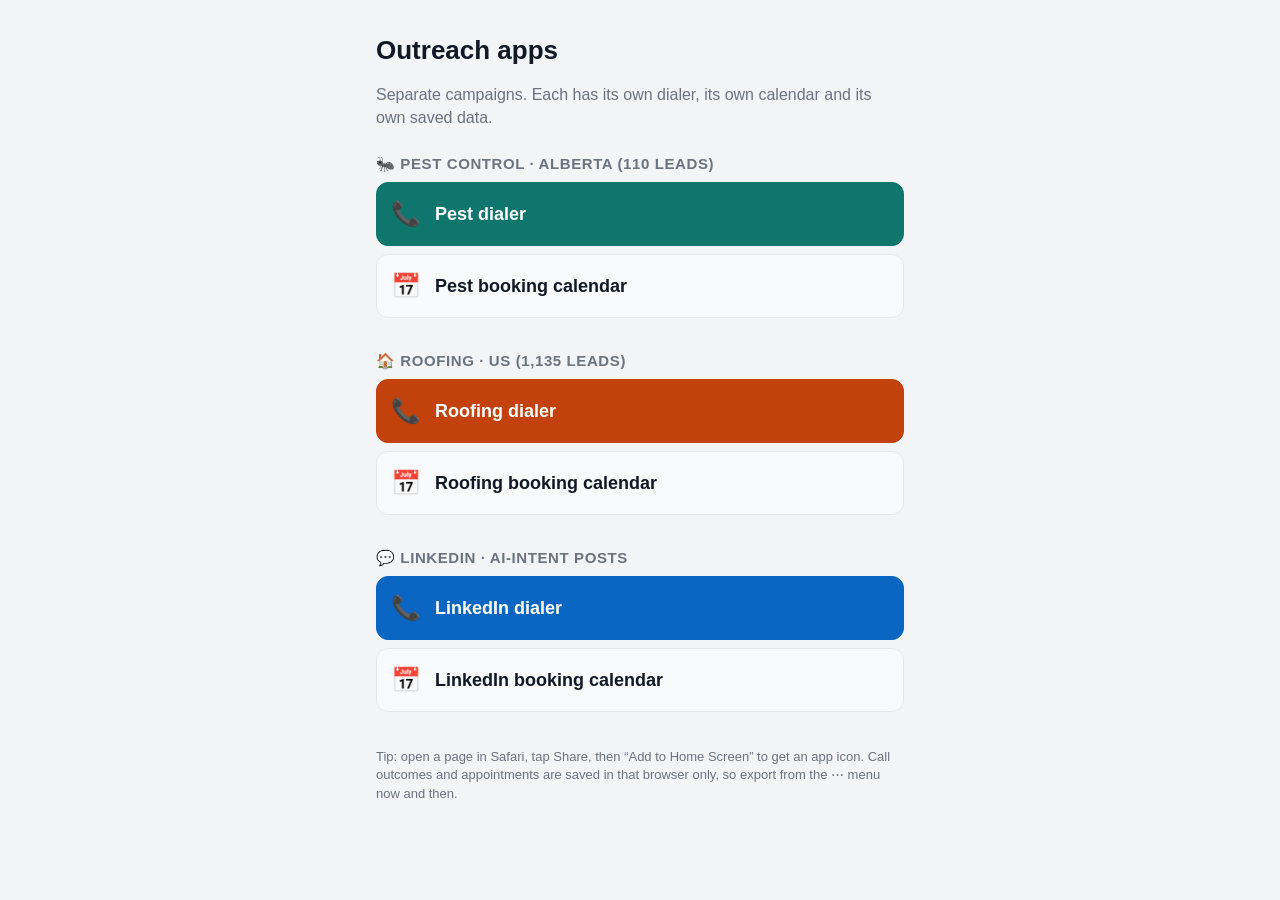
<file: index.html>
<!DOCTYPE html>
<html lang="en">
<head>
<meta charset="utf-8">
<meta name="viewport" content="width=device-width, initial-scale=1, viewport-fit=cover">
<title>Outreach Apps</title>
<link rel="stylesheet" href="shared/app.css">
</head>
<body>
<div class="home">
  <h1>Outreach apps</h1>
  <p class="muted">Separate campaigns. Each has its own dialer, its own calendar and its own saved data.</p>
  <div class="grp" style="--accent:#0f766e;--accent-ink:#fff">
    <h2>🐜 Pest control · Alberta (110 leads)</h2>
    <a class="btn primary block" href="pest/dialer/"><span class="ic">📞</span> Pest dialer</a>
    <a class="btn block" href="pest/booking/"><span class="ic">📅</span> Pest booking calendar</a>
  </div>
  <div class="grp" style="--accent:#c2410c;--accent-ink:#fff">
    <h2>🏠 Roofing · US (1,135 leads)</h2>
    <a class="btn primary block" href="roofing/dialer/"><span class="ic">📞</span> Roofing dialer</a>
    <a class="btn block" href="roofing/booking/"><span class="ic">📅</span> Roofing booking calendar</a>
  </div>
  <div class="grp" style="--accent:#0a66c2;--accent-ink:#fff">
    <h2>💬 LinkedIn · AI-intent posts</h2>
    <a class="btn primary block" href="linkedin/dialer/"><span class="ic">📞</span> LinkedIn dialer</a>
    <a class="btn block" href="linkedin/booking/"><span class="ic">📅</span> LinkedIn booking calendar</a>
  </div>
  <p class="small muted" style="margin-top:28px">Tip: open a page in Safari, tap Share, then “Add to Home Screen” to get an app icon. Call outcomes and appointments are saved in that browser only, so export from the ⋯ menu now and then.</p>
</div>
</body>
</html>
</file>
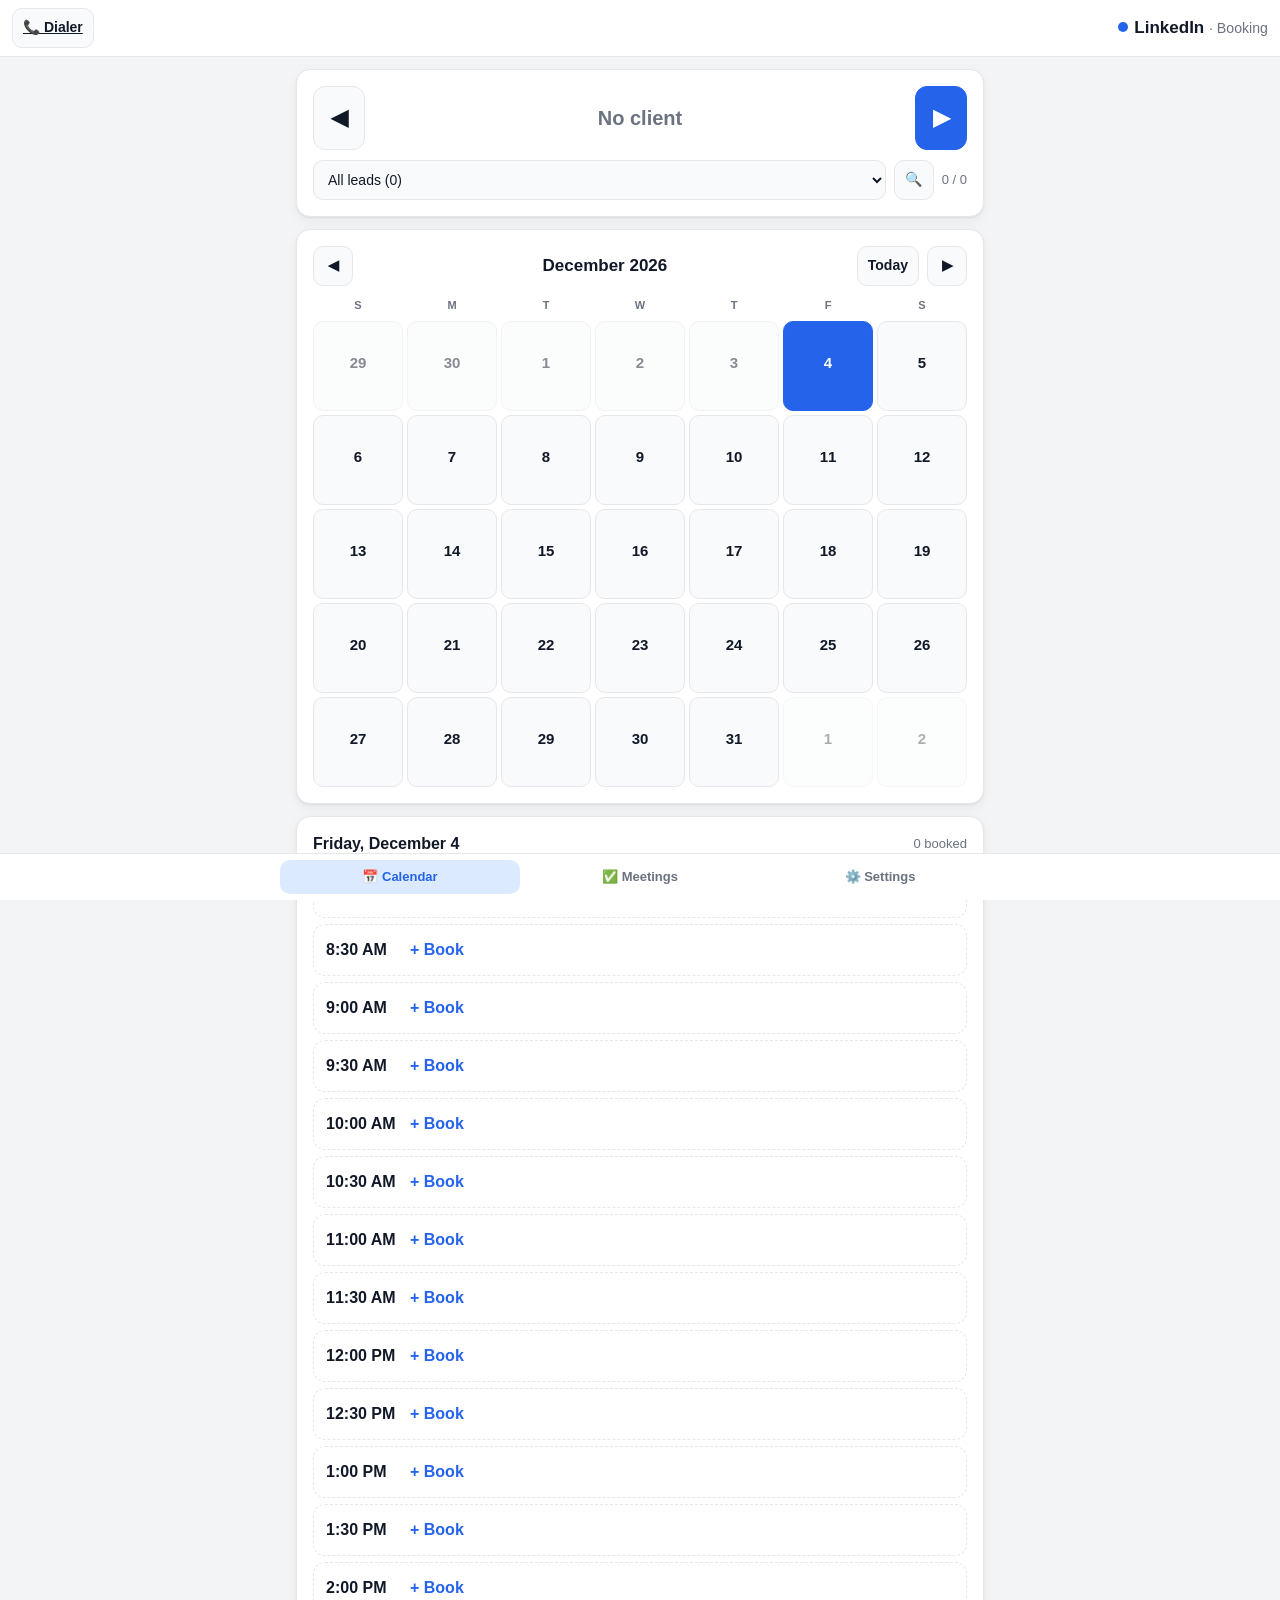
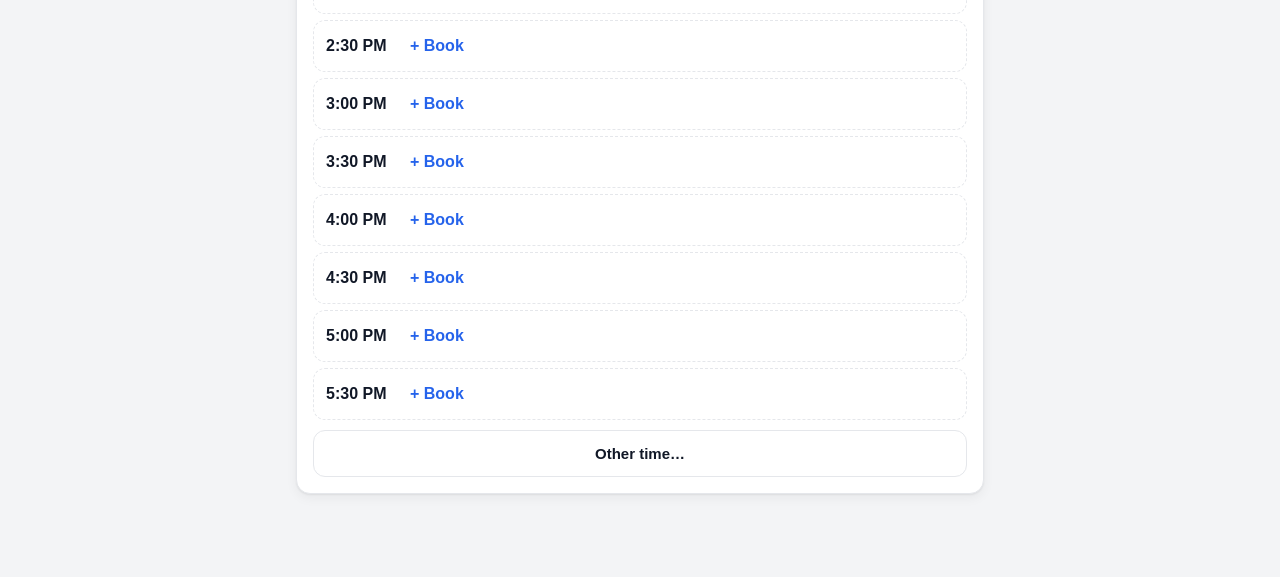
<file: linkedin/booking/index.html>
<!DOCTYPE html>
<html lang="en" data-campaign="linkedin">
<head>
<meta charset="utf-8">
<meta name="viewport" content="width=device-width, initial-scale=1, viewport-fit=cover">
<meta name="apple-mobile-web-app-capable" content="yes">
<meta name="apple-mobile-web-app-title" content="LinkedIn Booking">
<meta name="theme-color" content="#0a66c2">
<title>LinkedIn Booking</title>
<link rel="stylesheet" href="../../shared/app.css">
</head>
<body>
<div class="app">
  <header class="topbar">
    <a class="iconbtn" id="backToDialer" href="../dialer/" aria-label="Back to dialer">📞 Dialer</a>
    <div class="brand" style="text-align:right"><span class="dot"></span>LinkedIn <small>· Booking</small></div>
  </header>
  <main class="main" id="main"><noscript>This app needs JavaScript.</noscript></main>
  <nav class="tabs">
    <button data-view="calendar">📅 Calendar</button>
    <button data-view="list">✅ Meetings<span class="count" id="tabCount"></span></button>
    <button data-view="settings">⚙️ Settings</button>
  </nav>
</div>
<script>window.APP = { campaign: 'linkedin', title: 'LinkedIn' };</script>
<script src="../leads.js"></script>
<script src="../../shared/common.js"></script>
<script src="../../shared/booking.js"></script>
</body>
</html>
</file>
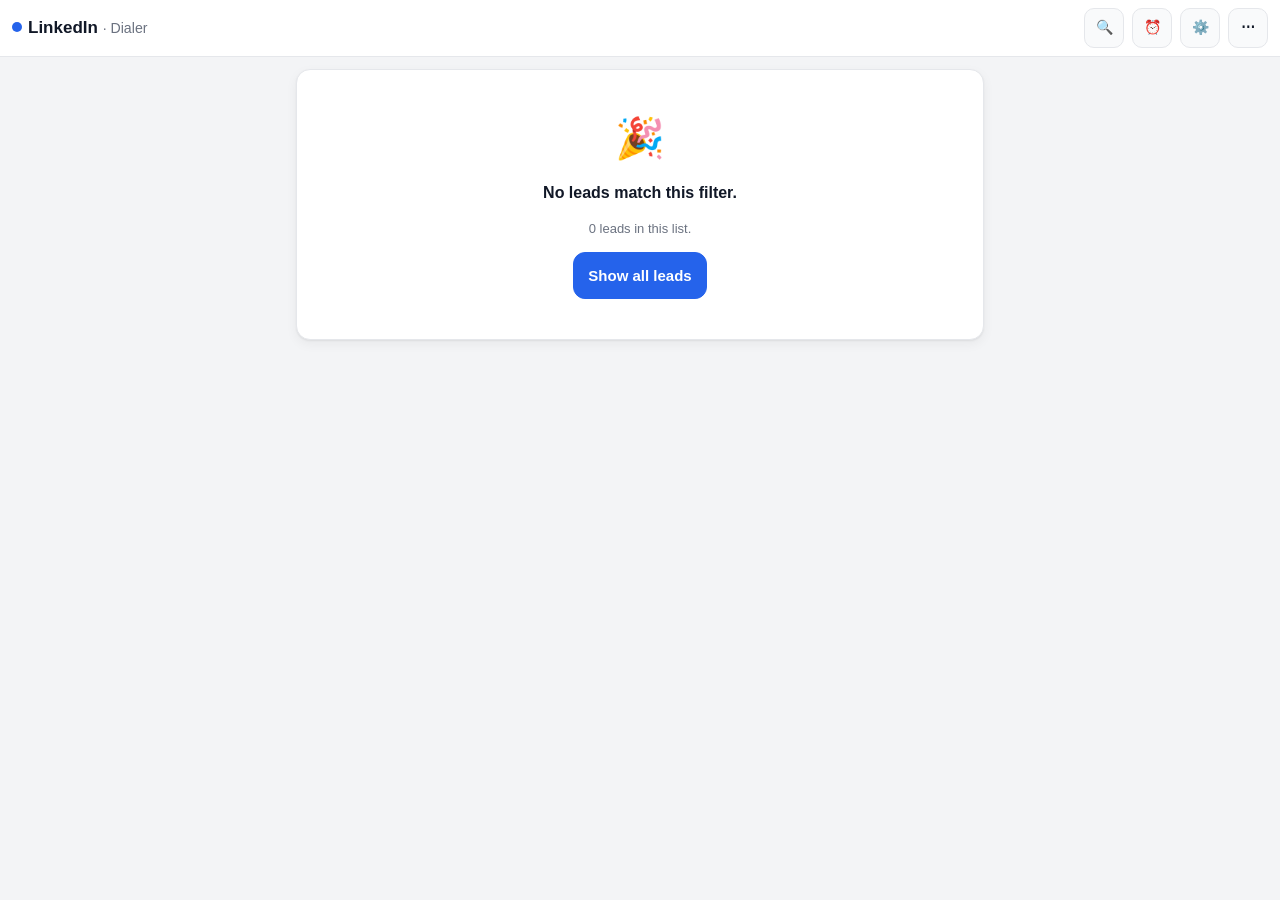
<file: linkedin/dialer/index.html>
<!DOCTYPE html>
<html lang="en" data-campaign="linkedin">
<head>
<meta charset="utf-8">
<meta name="viewport" content="width=device-width, initial-scale=1, viewport-fit=cover">
<meta name="apple-mobile-web-app-capable" content="yes">
<meta name="apple-mobile-web-app-title" content="LinkedIn Dialer">
<meta name="theme-color" content="#0a66c2">
<title>LinkedIn Dialer</title>
<link rel="stylesheet" href="../../shared/app.css">
</head>
<body>
<div class="app">
  <header class="topbar">
    <div class="brand"><span class="dot"></span>LinkedIn <small>· Dialer</small></div>
    <button class="iconbtn" data-action="search" aria-label="Search leads">🔍</button>
    <button class="iconbtn" data-action="callbacks" aria-label="Callbacks">⏰<span class="count" id="cbCount"></span></button>
    <button class="iconbtn" data-action="filters" aria-label="Filters and settings">⚙️<span class="count" id="filterCount"></span></button>
    <button class="iconbtn" data-action="more" aria-label="More">⋯</button>
  </header>
  <main class="main" id="main"><noscript>This app needs JavaScript.</noscript></main>
</div>
<script>window.APP = { campaign: 'linkedin', title: 'LinkedIn' };</script>
<script src="../leads.js"></script>
<script src="../../shared/common.js"></script>
<script src="../../shared/dialer.js"></script>
</body>
</html>
</file>
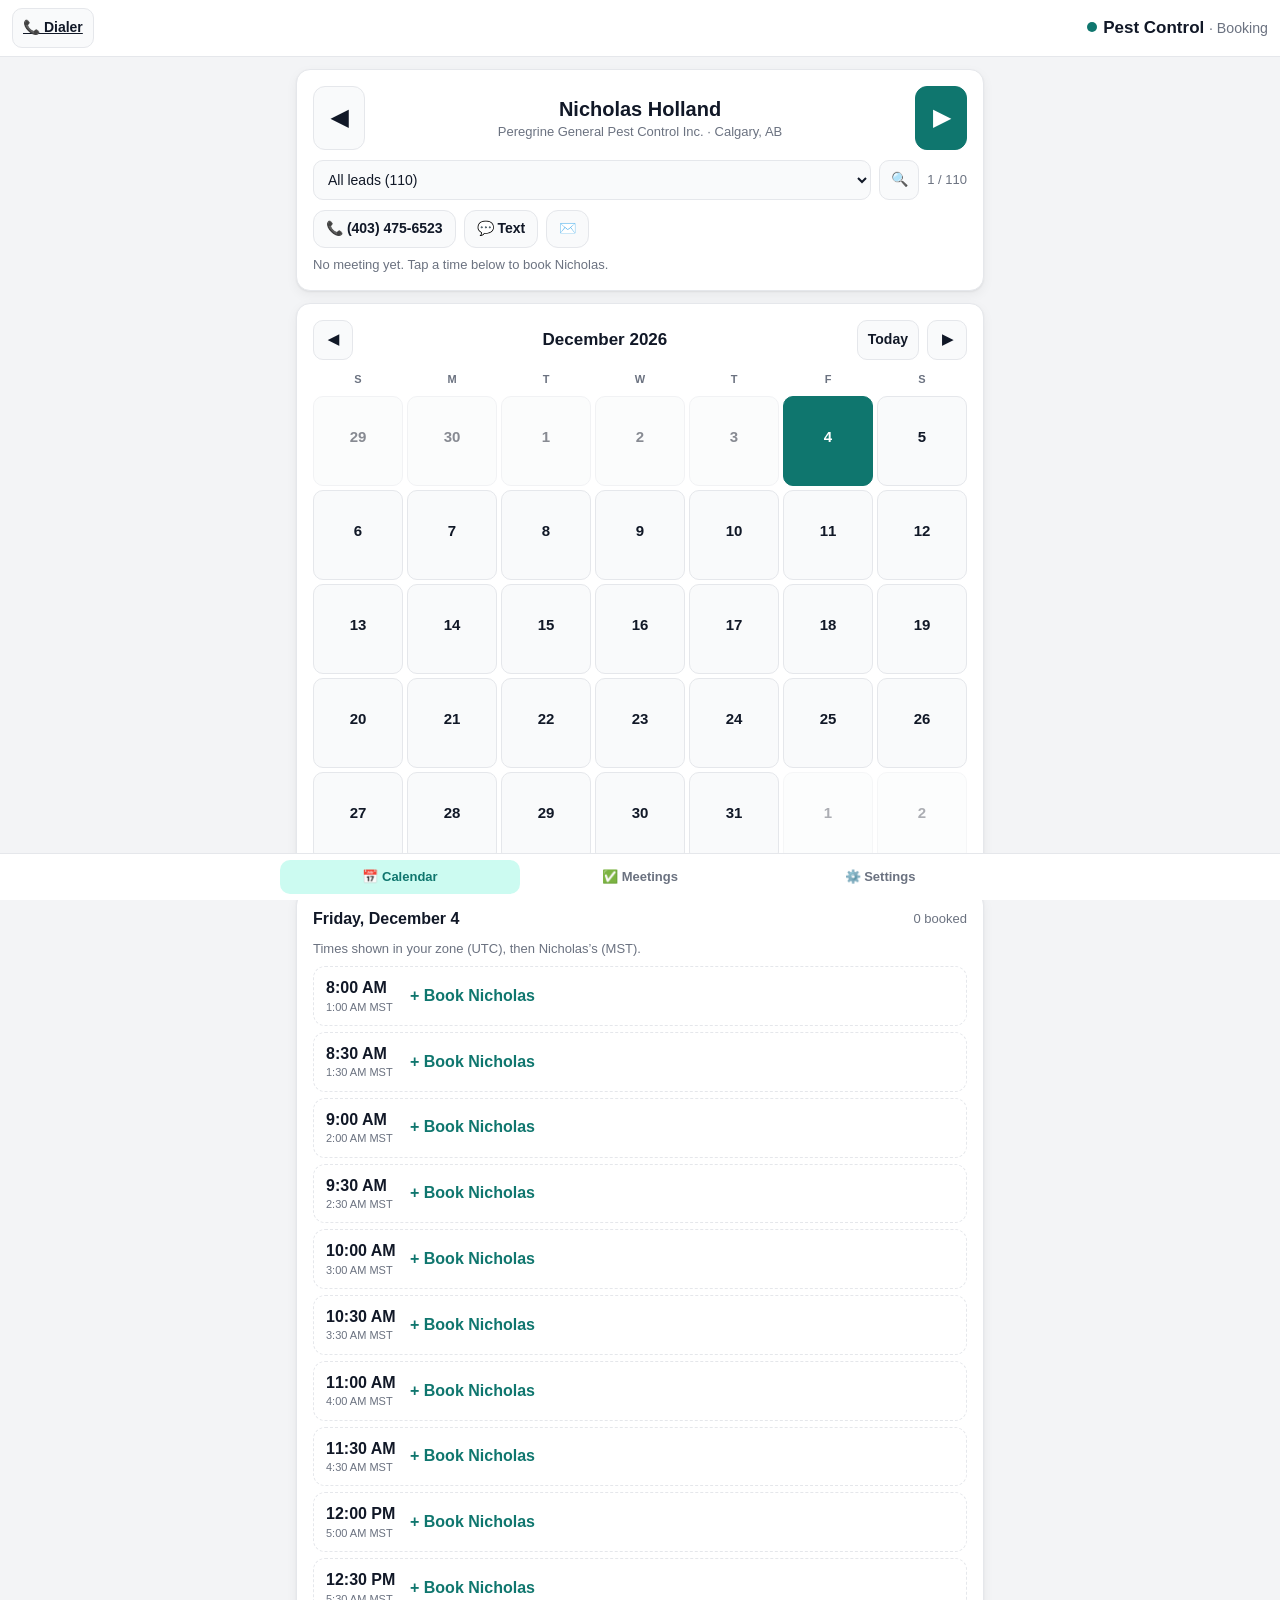
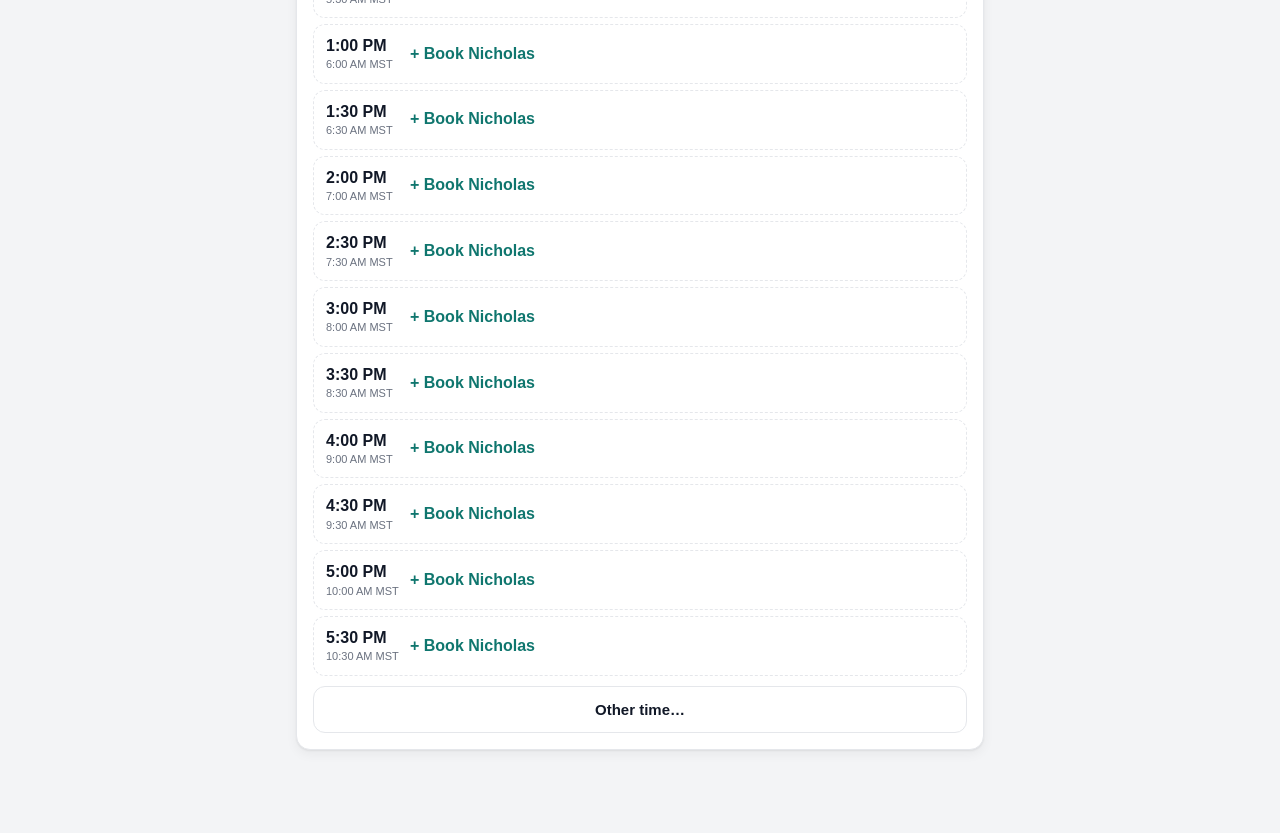
<file: pest/booking/index.html>
<!DOCTYPE html>
<html lang="en" data-campaign="pest">
<head>
<meta charset="utf-8">
<meta name="viewport" content="width=device-width, initial-scale=1, viewport-fit=cover">
<meta name="apple-mobile-web-app-capable" content="yes">
<meta name="apple-mobile-web-app-title" content="Pest Control Booking">
<meta name="theme-color" content="#0f766e">
<title>Pest Control Booking</title>
<link rel="stylesheet" href="../../shared/app.css">
</head>
<body>
<div class="app">
  <header class="topbar">
    <a class="iconbtn" id="backToDialer" href="../dialer/" aria-label="Back to dialer">📞 Dialer</a>
    <div class="brand" style="text-align:right"><span class="dot"></span>Pest Control <small>· Booking</small></div>
  </header>
  <main class="main" id="main"><noscript>This app needs JavaScript.</noscript></main>
  <nav class="tabs">
    <button data-view="calendar">📅 Calendar</button>
    <button data-view="list">✅ Meetings<span class="count" id="tabCount"></span></button>
    <button data-view="settings">⚙️ Settings</button>
  </nav>
</div>
<script>window.APP = { campaign: 'pest', title: 'Pest Control' };</script>
<script src="../leads.js"></script>
<script src="../../shared/common.js"></script>
<script src="../../shared/booking.js"></script>
</body>
</html>
</file>
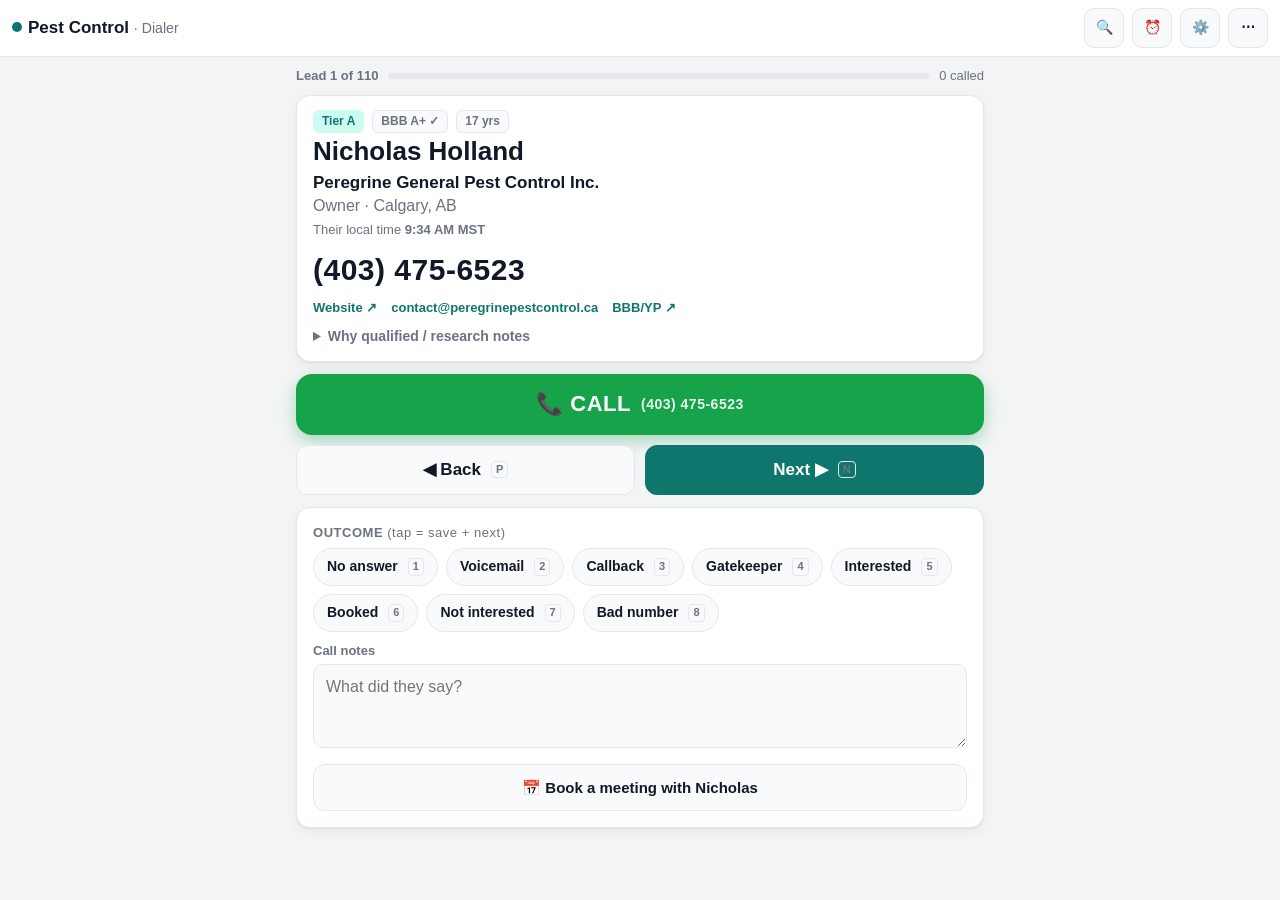
<file: pest/dialer/index.html>
<!DOCTYPE html>
<html lang="en" data-campaign="pest">
<head>
<meta charset="utf-8">
<meta name="viewport" content="width=device-width, initial-scale=1, viewport-fit=cover">
<meta name="apple-mobile-web-app-capable" content="yes">
<meta name="apple-mobile-web-app-title" content="Pest Control Dialer">
<meta name="theme-color" content="#0f766e">
<title>Pest Control Dialer</title>
<link rel="stylesheet" href="../../shared/app.css">
</head>
<body>
<div class="app">
  <header class="topbar">
    <div class="brand"><span class="dot"></span>Pest Control <small>· Dialer</small></div>
    <button class="iconbtn" data-action="search" aria-label="Search leads">🔍</button>
    <button class="iconbtn" data-action="callbacks" aria-label="Callbacks">⏰<span class="count" id="cbCount"></span></button>
    <button class="iconbtn" data-action="filters" aria-label="Filters and settings">⚙️<span class="count" id="filterCount"></span></button>
    <button class="iconbtn" data-action="more" aria-label="More">⋯</button>
  </header>
  <main class="main" id="main"><noscript>This app needs JavaScript.</noscript></main>
</div>
<script>window.APP = { campaign: 'pest', title: 'Pest Control' };</script>
<script src="../leads.js"></script>
<script src="../../shared/common.js"></script>
<script src="../../shared/dialer.js"></script>
</body>
</html>
</file>
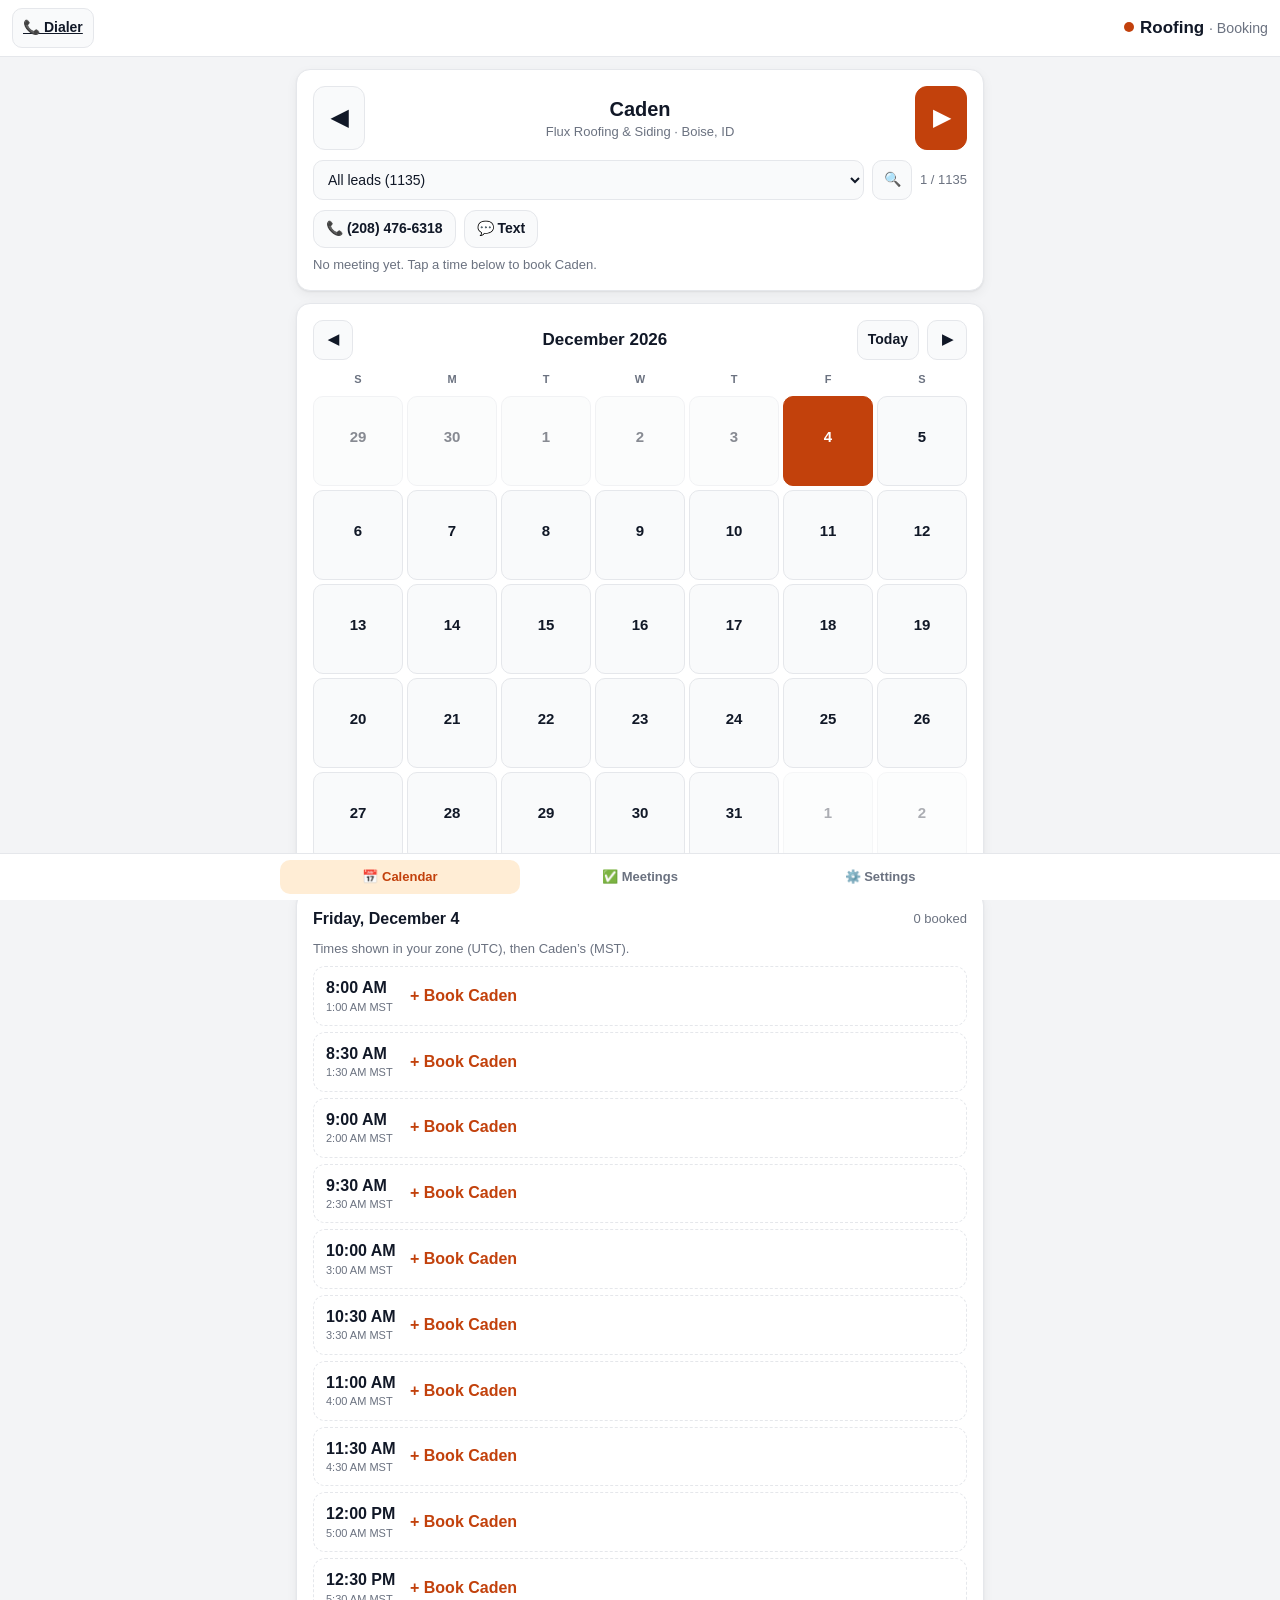
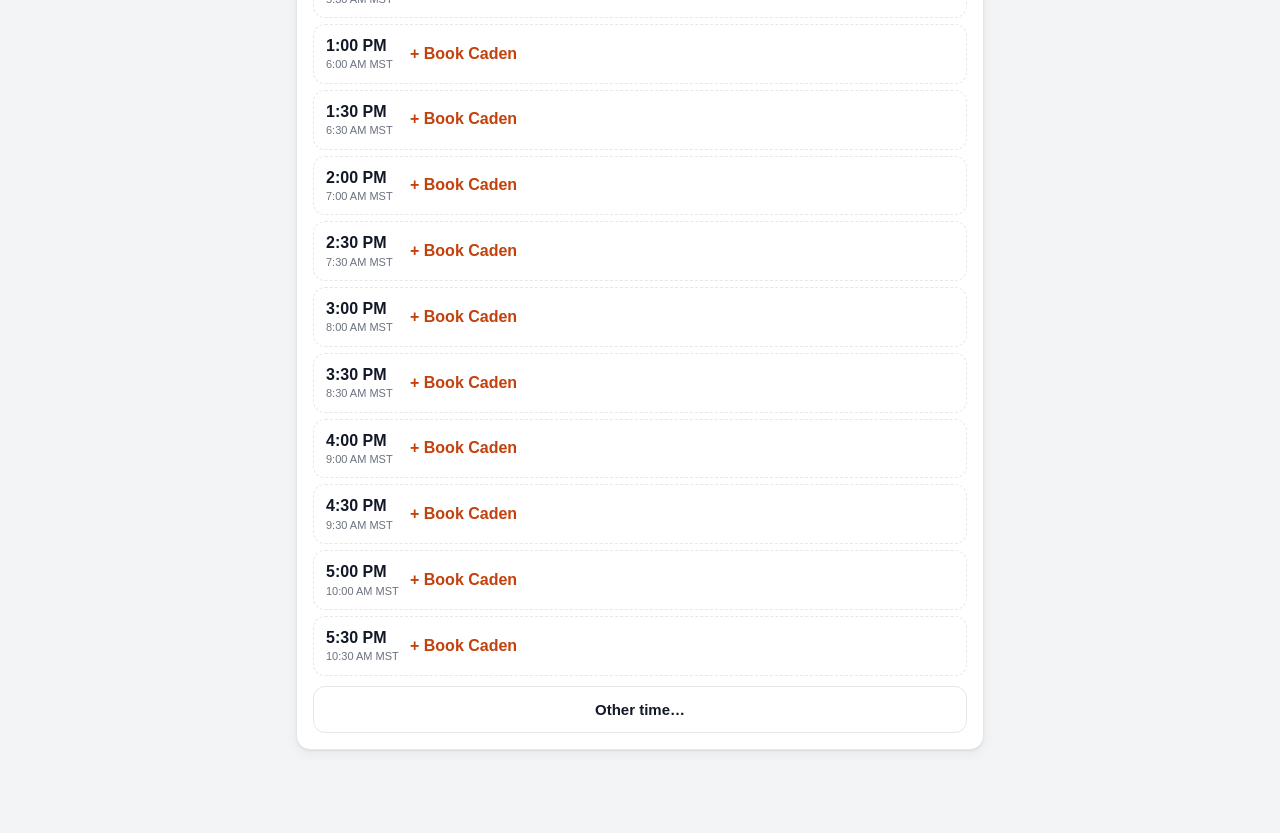
<file: roofing/booking/index.html>
<!DOCTYPE html>
<html lang="en" data-campaign="roofing">
<head>
<meta charset="utf-8">
<meta name="viewport" content="width=device-width, initial-scale=1, viewport-fit=cover">
<meta name="apple-mobile-web-app-capable" content="yes">
<meta name="apple-mobile-web-app-title" content="Roofing Booking">
<meta name="theme-color" content="#c2410c">
<title>Roofing Booking</title>
<link rel="stylesheet" href="../../shared/app.css">
</head>
<body>
<div class="app">
  <header class="topbar">
    <a class="iconbtn" id="backToDialer" href="../dialer/" aria-label="Back to dialer">📞 Dialer</a>
    <div class="brand" style="text-align:right"><span class="dot"></span>Roofing <small>· Booking</small></div>
  </header>
  <main class="main" id="main"><noscript>This app needs JavaScript.</noscript></main>
  <nav class="tabs">
    <button data-view="calendar">📅 Calendar</button>
    <button data-view="list">✅ Meetings<span class="count" id="tabCount"></span></button>
    <button data-view="settings">⚙️ Settings</button>
  </nav>
</div>
<script>window.APP = { campaign: 'roofing', title: 'Roofing' };</script>
<script src="../leads.js"></script>
<script src="../../shared/common.js"></script>
<script src="../../shared/booking.js"></script>
</body>
</html>
</file>
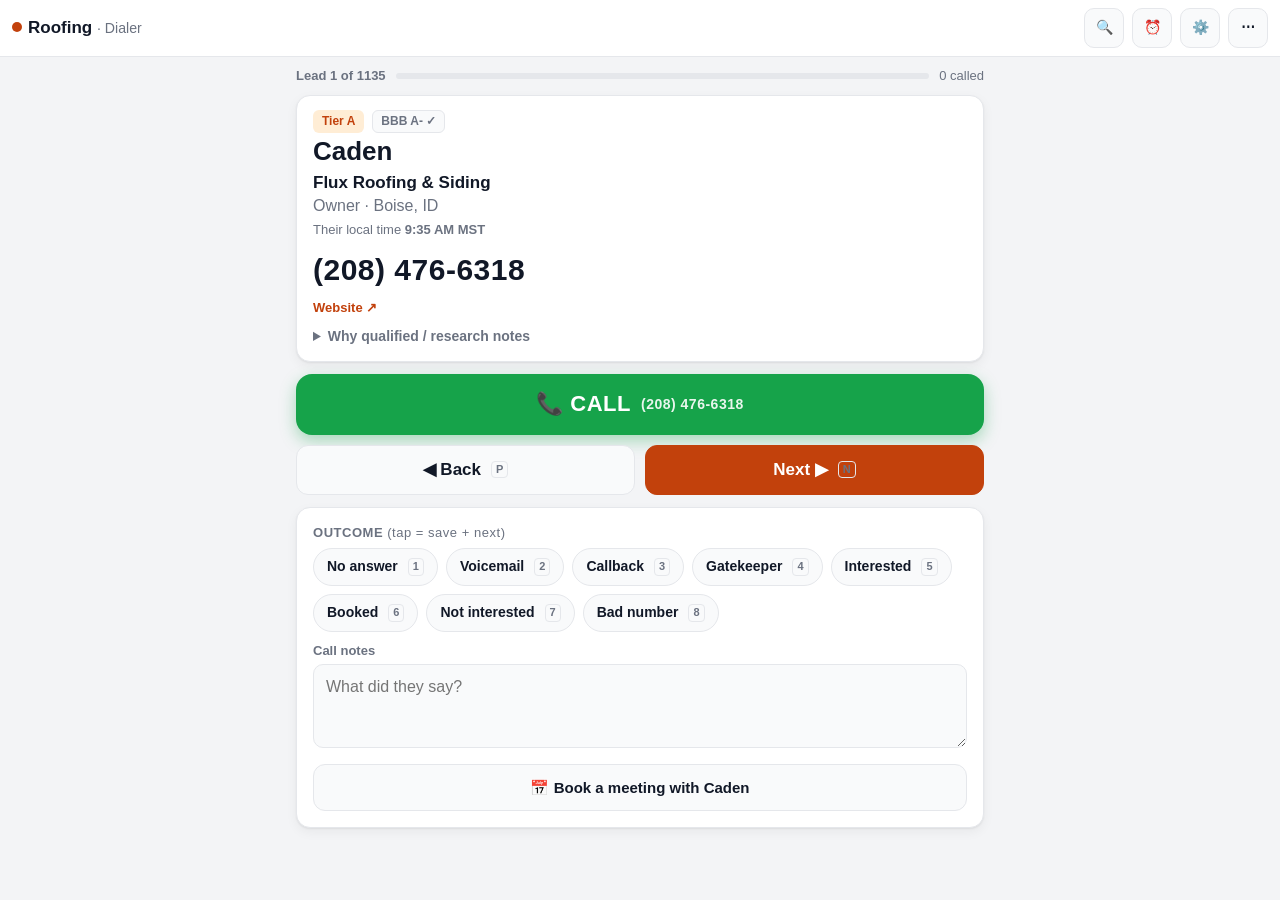
<file: roofing/dialer/index.html>
<!DOCTYPE html>
<html lang="en" data-campaign="roofing">
<head>
<meta charset="utf-8">
<meta name="viewport" content="width=device-width, initial-scale=1, viewport-fit=cover">
<meta name="apple-mobile-web-app-capable" content="yes">
<meta name="apple-mobile-web-app-title" content="Roofing Dialer">
<meta name="theme-color" content="#c2410c">
<title>Roofing Dialer</title>
<link rel="stylesheet" href="../../shared/app.css">
</head>
<body>
<div class="app">
  <header class="topbar">
    <div class="brand"><span class="dot"></span>Roofing <small>· Dialer</small></div>
    <button class="iconbtn" data-action="search" aria-label="Search leads">🔍</button>
    <button class="iconbtn" data-action="callbacks" aria-label="Callbacks">⏰<span class="count" id="cbCount"></span></button>
    <button class="iconbtn" data-action="filters" aria-label="Filters and settings">⚙️<span class="count" id="filterCount"></span></button>
    <button class="iconbtn" data-action="more" aria-label="More">⋯</button>
  </header>
  <main class="main" id="main"><noscript>This app needs JavaScript.</noscript></main>
</div>
<script>window.APP = { campaign: 'roofing', title: 'Roofing' };</script>
<script src="../leads.js"></script>
<script src="../../shared/common.js"></script>
<script src="../../shared/dialer.js"></script>
</body>
</html>
</file>
<file: shared/app.css>
/* Shared look for the dialer + booking apps. Each campaign sets its own accent via data-campaign. */
:root {
  --bg: #f3f4f6; --card: #ffffff; --text: #111827; --muted: #6b7280; --border: #e5e7eb;
  --soft: #f9fafb; --green: #16a34a; --green-ink: #ffffff; --amber: #d97706; --amber-soft: #fef3c7;
  --red: #dc2626; --red-soft: #fee2e2; --blue: #2563eb; --green-soft: #dcfce7;
  --accent: #2563eb; --accent-soft: #dbeafe; --accent-ink: #ffffff;
  --radius: 14px; --shadow: 0 1px 2px rgba(0,0,0,.06), 0 4px 12px rgba(0,0,0,.05);
  --font: -apple-system, BlinkMacSystemFont, "SF Pro Text", "Segoe UI", Roboto, Helvetica, Arial, sans-serif;
}
:root[data-campaign="pest"]    { --accent: #0f766e; --accent-soft: #ccfbf1; }
:root[data-campaign="roofing"] { --accent: #c2410c; --accent-soft: #ffedd5; }
@media (prefers-color-scheme: dark) {
  :root:not([data-theme="light"]) {
    --bg: #0b0f17; --card: #151b26; --text: #f3f4f6; --muted: #9ca3af; --border: #263040; --soft: #1b2330;
    --amber-soft: #3b2a08; --red-soft: #3b1212; --green-soft: #0f2e1a; --shadow: 0 1px 2px rgba(0,0,0,.4);
  }
  :root:not([data-theme="light"])[data-campaign="pest"]    { --accent: #2dd4bf; --accent-ink: #052e2b; --accent-soft: #0f3a36; }
  :root:not([data-theme="light"])[data-campaign="roofing"] { --accent: #fb923c; --accent-ink: #3b1204; --accent-soft: #3d1d0a; }
}
:root[data-theme="dark"] {
  --bg: #0b0f17; --card: #151b26; --text: #f3f4f6; --muted: #9ca3af; --border: #263040; --soft: #1b2330;
  --amber-soft: #3b2a08; --red-soft: #3b1212; --green-soft: #0f2e1a;
}
* { box-sizing: border-box; }
html, body { margin: 0; padding: 0; }
body { background: var(--bg); color: var(--text); font-family: var(--font); font-size: 16px; line-height: 1.4;
  -webkit-text-size-adjust: 100%; -webkit-tap-highlight-color: transparent; min-height: 100dvh; }
a { color: var(--accent); }
button, input, select, textarea { font: inherit; color: inherit; }
button { cursor: pointer; }
.app { display: flex; flex-direction: column; min-height: 100dvh; }
.topbar { position: sticky; top: 0; z-index: 20; background: var(--card); border-bottom: 1px solid var(--border);
  padding: calc(8px + env(safe-area-inset-top)) 12px 8px; display: flex; align-items: center; gap: 8px; }
.topbar .brand { font-weight: 700; font-size: 17px; flex: 1; min-width: 0; white-space: nowrap; overflow: hidden; text-overflow: ellipsis; }
.topbar .brand small { color: var(--muted); font-weight: 500; }
.topbar .brand .dot { display:inline-block; width:10px; height:10px; border-radius:50%; background: var(--accent); margin-right:6px; vertical-align: 1px; }
.iconbtn { background: var(--soft); border: 1px solid var(--border); border-radius: 10px; min-width: 40px; height: 40px; padding: 0 10px;
  display: inline-flex; align-items: center; justify-content: center; gap: 4px; font-size: 14px; font-weight: 600; color: var(--text); position: relative; }
.iconbtn .count { position: absolute; top: -6px; right: -6px; background: var(--red); color: #fff; font-size: 11px; border-radius: 10px; padding: 1px 6px; font-weight: 700; }
.main { flex: 1; padding: 12px 16px calc(24px + env(safe-area-inset-bottom)); max-width: 720px; width: 100%; margin: 0 auto; }
.card { background: var(--card); border: 1px solid var(--border); border-radius: var(--radius); padding: 16px; box-shadow: var(--shadow); margin-bottom: 12px; }
.muted { color: var(--muted); }
.small { font-size: 13px; }
.row { display: flex; gap: 8px; align-items: center; flex-wrap: wrap; }
.row.nowrap { flex-wrap: nowrap; }
.grow { flex: 1; min-width: 0; }
.stack > * + * { margin-top: 10px; }
.btn { border: 1px solid var(--border); background: var(--soft); color: var(--text); border-radius: 12px; padding: 12px 14px; font-weight: 600;
  font-size: 15px; display: inline-flex; align-items: center; justify-content: center; gap: 6px; text-decoration: none; min-height: 46px; }
.btn:active { transform: scale(.98); }
.btn.primary { background: var(--accent); border-color: var(--accent); color: var(--accent-ink); }
.btn.ghost { background: transparent; }
.btn.danger { color: var(--red); border-color: var(--red); background: transparent; }
.btn.block { width: 100%; }
.btn.sm { padding: 8px 12px; min-height: 38px; font-size: 14px; }
.btn[disabled] { opacity: .45; pointer-events: none; }
.btn-call { display: flex; align-items: center; justify-content: center; gap: 10px; width: 100%; background: var(--green); color: var(--green-ink);
  border: none; border-radius: 16px; padding: 15px; font-size: 22px; font-weight: 800; text-decoration: none; letter-spacing: .5px; box-shadow: 0 6px 16px rgba(22,163,74,.35); }
.btn-call:active { transform: scale(.985); }
.btn-call small { font-size: 14px; font-weight: 600; opacity: .9; }
.navrow { display: grid; grid-template-columns: 1fr 1fr; gap: 10px; }
.navrow .btn { min-height: 54px; font-size: 17px; }
.chips { display: flex; flex-wrap: wrap; gap: 8px; }
.chip { border: 1px solid var(--border); background: var(--soft); border-radius: 999px; padding: 8px 13px; font-size: 14px; font-weight: 600; min-height: 38px;
  display: inline-flex; align-items: center; gap: 6px; color: var(--text); }
.chip.on { background: var(--accent); border-color: var(--accent); color: var(--accent-ink); }
.chip.disp-booked.on, .chip.disp-interested.on { background: var(--green); border-color: var(--green); color: #fff; }
.chip.disp-callback.on { background: var(--amber); border-color: var(--amber); color: #fff; }
.chip.disp-notinterested.on, .chip.disp-badnumber.on { background: var(--red); border-color: var(--red); color: #fff; }
.badge { display: inline-block; border-radius: 6px; padding: 2px 8px; font-size: 12px; font-weight: 700; background: var(--soft); border: 1px solid var(--border); color: var(--muted); vertical-align: middle; }
.badge.tier { background: var(--accent-soft); color: var(--accent); border-color: transparent; }
.badge.ok { background: var(--green-soft); color: var(--green); border-color: transparent; }
.badge.warn { background: var(--amber-soft); color: var(--amber); border-color: transparent; }
.badge.bad { background: var(--red-soft); color: var(--red); border-color: transparent; }
.lead-name { font-size: 26px; font-weight: 800; line-height: 1.15; margin: 0; }
.lead-biz { font-size: 17px; font-weight: 600; margin: 4px 0 0; }
.lead-phone { font-size: 30px; font-weight: 800; letter-spacing: .5px; color: var(--text); text-decoration: none; display: block; margin: 10px 0 2px; font-variant-numeric: tabular-nums; }
.lead-phone.alt { font-size: 18px; font-weight: 600; margin: 0; color: var(--muted); }
.progress-wrap { display: flex; align-items: center; gap: 10px; font-size: 13px; color: var(--muted); margin: -2px 0 10px; }
.progress-wrap .progress { flex: 1; margin: 0; }
.progress { height: 6px; background: var(--border); border-radius: 3px; overflow: hidden; margin-top: 6px; }
.progress > div { height: 100%; background: var(--accent); }
.links a { margin-right: 14px; font-weight: 600; text-decoration: none; white-space: nowrap; display: inline-block; max-width: 100%; overflow: hidden; text-overflow: ellipsis; vertical-align: bottom; }
textarea, input[type=text], input[type=url], input[type=email], input[type=tel], input[type=search], input[type=date], input[type=time], input[type=datetime-local], input[type=number], select {
  width: 100%; border: 1px solid var(--border); background: var(--soft); border-radius: 10px; padding: 11px 12px; font-size: 16px; min-height: 46px; }
textarea { min-height: 84px; resize: vertical; }
label.field { display: block; font-size: 13px; font-weight: 600; color: var(--muted); margin-bottom: 4px; }
.field-row { display: grid; grid-template-columns: 1fr 1fr; gap: 10px; }
details summary { cursor: pointer; font-weight: 600; color: var(--muted); font-size: 14px; }
.list { list-style: none; margin: 0; padding: 0; }
.list li { padding: 12px 4px; border-bottom: 1px solid var(--border); cursor: pointer; display: flex; gap: 10px; align-items: center; }
.list li:last-child { border-bottom: none; }
.list li .t { font-weight: 700; }
.list li .s { color: var(--muted); font-size: 13px; }
.sheet-backdrop { position: fixed; inset: 0; background: rgba(0,0,0,.45); z-index: 50; display: none; align-items: flex-end; justify-content: center; }
.sheet-backdrop.open { display: flex; }
.sheet { background: var(--card); width: 100%; max-width: 720px; max-height: 92dvh; border-radius: 18px 18px 0 0; padding: 12px 16px calc(20px + env(safe-area-inset-bottom));
  overflow-y: auto; -webkit-overflow-scrolling: touch; }
.sheet h3 { margin: 4px 0 12px; font-size: 18px; display: flex; align-items: center; }
.sheet h3 .x { margin-left: auto; }
.toast { position: fixed; left: 50%; bottom: calc(24px + env(safe-area-inset-bottom)); transform: translateX(-50%); background: #111827; color: #fff; padding: 10px 16px; border-radius: 12px;
  font-weight: 600; z-index: 100; opacity: 0; transition: opacity .2s; pointer-events: none; max-width: 90vw; text-align: center; }
.toast.show { opacity: 1; }
.tabs { position: sticky; bottom: 0; z-index: 20; display: grid; grid-template-columns: repeat(3, 1fr); background: var(--card); border-top: 1px solid var(--border);
  padding: 6px max(8px, calc((100% - 720px) / 2)) calc(6px + env(safe-area-inset-bottom)); }
.tabs button { background: none; border: none; padding: 8px 4px; border-radius: 10px; font-weight: 600; color: var(--muted); font-size: 13px; position: relative; }
.tabs button.on { color: var(--accent); background: var(--accent-soft); }
.tabs button .count { position: absolute; top: 2px; right: 14%; background: var(--amber); color: #fff; font-size: 11px; border-radius: 10px; padding: 0 6px; }
.client-strip { display: grid; grid-template-columns: 52px 1fr 52px; gap: 8px; align-items: center; }
.client-strip .btn { min-height: 64px; font-size: 22px; padding: 0; }
.client-strip .who { text-align: center; min-width: 0; }
.client-strip .who .n { font-size: 20px; font-weight: 800; white-space: nowrap; overflow: hidden; text-overflow: ellipsis; }
.client-strip .who .b { color: var(--muted); font-size: 13px; white-space: nowrap; overflow: hidden; text-overflow: ellipsis; }
.cal-head { display: flex; align-items: center; gap: 8px; margin-bottom: 8px; }
.cal-head .m { flex: 1; text-align: center; font-weight: 800; font-size: 17px; }
.cal-grid { display: grid; grid-template-columns: repeat(7, 1fr); gap: 4px; }
.cal-grid .dow { text-align: center; font-size: 11px; font-weight: 700; color: var(--muted); padding: 4px 0; }
.cal-grid .day { aspect-ratio: 1; border: 1px solid var(--border); border-radius: 10px; background: var(--soft); display: flex; flex-direction: column; align-items: center; justify-content: center;
  font-weight: 600; font-size: 15px; padding: 0; position: relative; color: var(--text); }
.cal-grid .day.other { opacity: .35; }
.cal-grid .day.today { border-color: var(--accent); color: var(--accent); }
.cal-grid .day.sel { background: var(--accent); color: var(--accent-ink); border-color: var(--accent); }
.cal-grid .day.past { opacity: .5; }
.cal-grid .day .dots { display: flex; gap: 2px; height: 6px; margin-top: 2px; }
.cal-grid .day .dots i { width: 6px; height: 6px; border-radius: 50%; background: var(--green); display: block; }
.cal-grid .day .dots i.warn { background: var(--amber); }
.cal-grid .day.sel .dots i { background: var(--accent-ink); }
.slots { display: flex; flex-direction: column; gap: 6px; }
.slot { display: flex; align-items: center; gap: 10px; border: 1px dashed var(--border); border-radius: 12px; padding: 10px 12px; background: transparent; text-align: left; min-height: 52px; width: 100%; color: var(--text); }
.slot .time { width: 74px; font-weight: 700; font-variant-numeric: tabular-nums; flex: none; }
.slot .time small { display: block; color: var(--muted); font-weight: 500; font-size: 11px; }
.slot .book { color: var(--accent); font-weight: 700; }
.slot.taken { border-style: solid; background: var(--card); }
.slot.taken .nm { font-weight: 700; }
.slot.taken .st { font-size: 12px; }
.toggle { display: flex; align-items: center; gap: 12px; padding: 12px; border: 1px solid var(--border); border-radius: 12px; background: var(--soft); cursor: pointer; user-select: none; }
.toggle input { width: 22px; height: 22px; margin: 0; accent-color: var(--green); flex: none; }
.toggle.on { border-color: var(--green); background: var(--green-soft); }
.toggle .l { font-weight: 700; }
.toggle .d { font-size: 12px; color: var(--muted); }
.status-line { padding: 10px 12px; border-radius: 10px; font-weight: 700; font-size: 14px; }
.status-line.ok { background: var(--green-soft); color: var(--green); }
.status-line.warn { background: var(--amber-soft); color: var(--amber); }
.section-title { font-size: 13px; font-weight: 700; color: var(--muted); text-transform: uppercase; letter-spacing: .04em; margin: 14px 0 6px; }
.kbd { font-size: 11px; color: var(--muted); border: 1px solid var(--border); border-radius: 4px; padding: 0 4px; margin-left: 4px; }
.home { max-width: 560px; margin: 0 auto; padding: 32px 16px; }
.home h1 { font-size: 26px; margin: 0 0 4px; }
.home .grp { margin-top: 24px; }
.home .grp h2 { font-size: 15px; color: var(--muted); text-transform: uppercase; letter-spacing: .04em; margin: 0 0 8px; }
.home .grp .btn { min-height: 64px; font-size: 18px; margin-bottom: 8px; justify-content: flex-start; }
.home .grp .btn span.ic { font-size: 24px; margin-right: 8px; }
@media (min-width: 640px) { .kbd { display: inline; } .navrow .btn { min-height: 48px; } }
@media (max-width: 639px) { .kbd { display: none; } }
</file>
